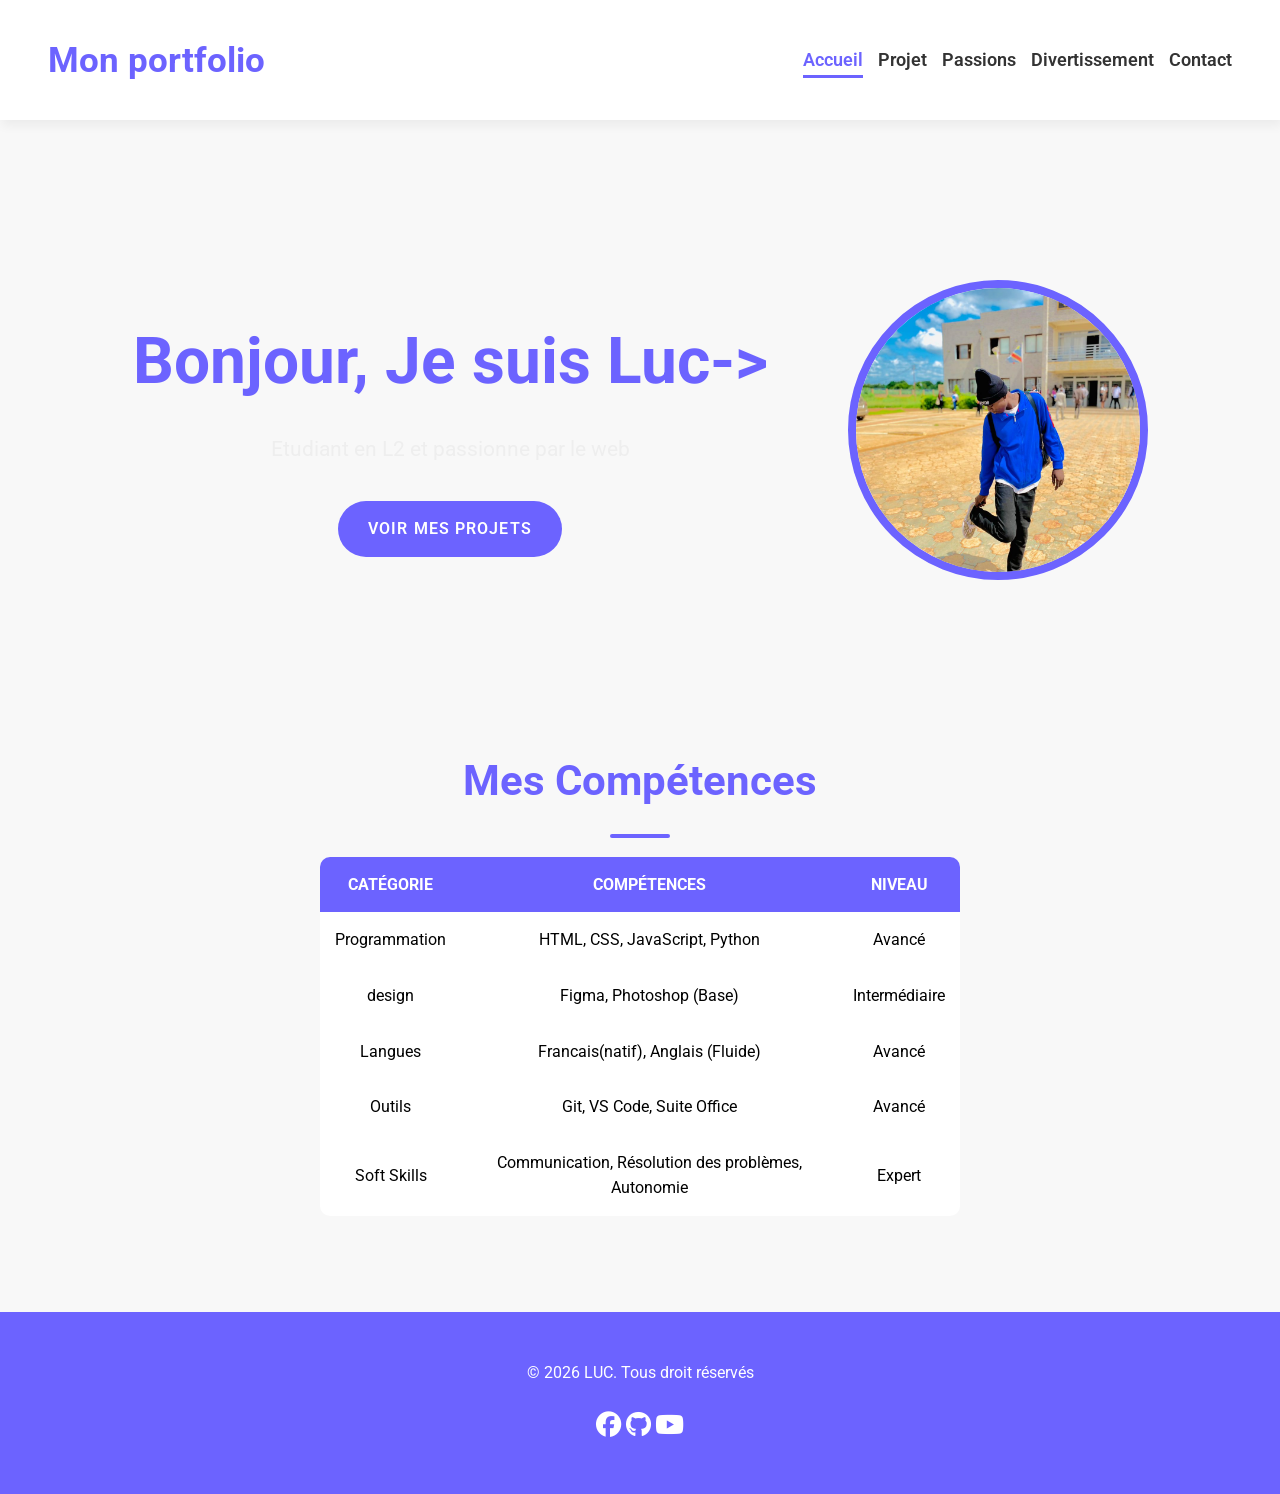
<file: index.html>
<!DOCTYPE html>
<html lang="en">
<head>
    <meta charset="UTF-8">
    <meta name="viewport" content="width=device-width, initial-scale=1.0">
    <title>Mon portfolio</title>
    <link rel="stylesheet" href="https://cdnjs.cloudflare.com/ajax/libs/font-awesome/6.5.1/css/all.min.css">
    <link rel="stylesheet" href="css/style.css">
    <link rel="preconnect" href="https://fonts.googleapis.com">
    <link rel="preconnect" href="https://fonts.gstatic.com" crossorigin>
    <link href="https://fonts.googleapis.com/css2?family=Roboto:ital,wght@0,100..900;1,100..900&display=swap" rel="stylesheet">
</head>
<body>
    <header>
        <div>
            <a href="">Mon portfolio</a>
        </div>
        <nav>
            <ul>
                <li><a href="index.html" class="active">Accueil</a></li>
                <li><a href="projets.html">Projet</a></li>
                <li><a href="passions.html">Passions</a></li>
                <li><a href="divertissement.html">Divertissement</a></li>
                <li><a href="contact.html">Contact</a></li>
            </ul>
        </nav>
    </header>
    <main>
        <section class="hero">
            <div>
                <h1>Bonjour, Je suis Luc-></h1>
                <p>Etudiant en L2 et passionne par le web</p>
                <a href="">Voir mes projets</a>
            </div>
            <div>
                <img src="image/LUC.jpg" width="300" alt="LUC Profil">
            </div>
        </section>
        <section class="apropos">
            <div class="section-title
            <div>
                <h2>À Propos de moi</h2>
                <hr>
            </div>
            </div>
            <div>
                <p>
                    Bonjour ! Je m'appelle TSHITELA NGWEJ JEAN LUC je suis un étudiant dynamique et motivé en Informatique à l'UDBL. Passionné par le développement web, l'intelligence artificielle, et le design graphique, je suis constamment à la recherche de nouvelles opportunités d'apprentissage et de défis stimulants.
                </p>
                <p>
                    Au cours de mes études, j'ai développé de solides compétences en programmation. Je suis une personne rigoureuse, créative et j'aime travailler en équipe pour atteindre des objectifs communs. Mon objectif est de contribuer à des projets innovants, trouver un stage, et maitriser le Framework Laravel.
                </p>
            </div>
        </section>
        <section class="competences">
                <h2>Mes Compétences</h2>
                <table>
                    <thead>
                        <tr>
                            <th>CATÉGORIE</th> 
                            <th>COMPÉTENCES</th>
                            <th>NIVEAU</th>
                        </tr>
                    </thead>
                    <tbody>
                        <tr>
                            <td>Programmation</td> <td>HTML, CSS, JavaScript, Python</td>
                            <td>Avancé</td>
                        </tr>
                        <tr>
                            <td>design</td>
                            <td>Figma, Photoshop (Base) </td>
                            <td>Intermédiaire </td>
                        </tr>
                        <tr>
                            <td>Langues</td>
                            <td>Francais(natif), Anglais (Fluide)</td>
                            <td>Avancé</td>
                        </tr>
                        <tr>
                            <td>Outils</td>
                            <td>Git, VS Code, Suite Office</td>
                            <td>Avancé</td>
                        </tr>
                        <tr>
                            <td>Soft Skills</td>
                            <td>Communication, Résolution des problèmes, Autonomie</td>
                            <td>Expert</td>
                        </tr>
                    </tbody>
                </table>
            </div>
        </section>
    </main>
    <footer>
        <div>
            <p>© 2026 LUC. Tous droit réservés</p>
        </div>
            <a href="facebook.com"><i class="fa-brands fa-facebook"></i></a>
            <a href="github.com"><i class="fa-brands fa-github"></i></a>
            <a href="youtube.com"><i class="fa-brands fa-youtube"></i></a>
    </footer>
</body>
</html>
</file>
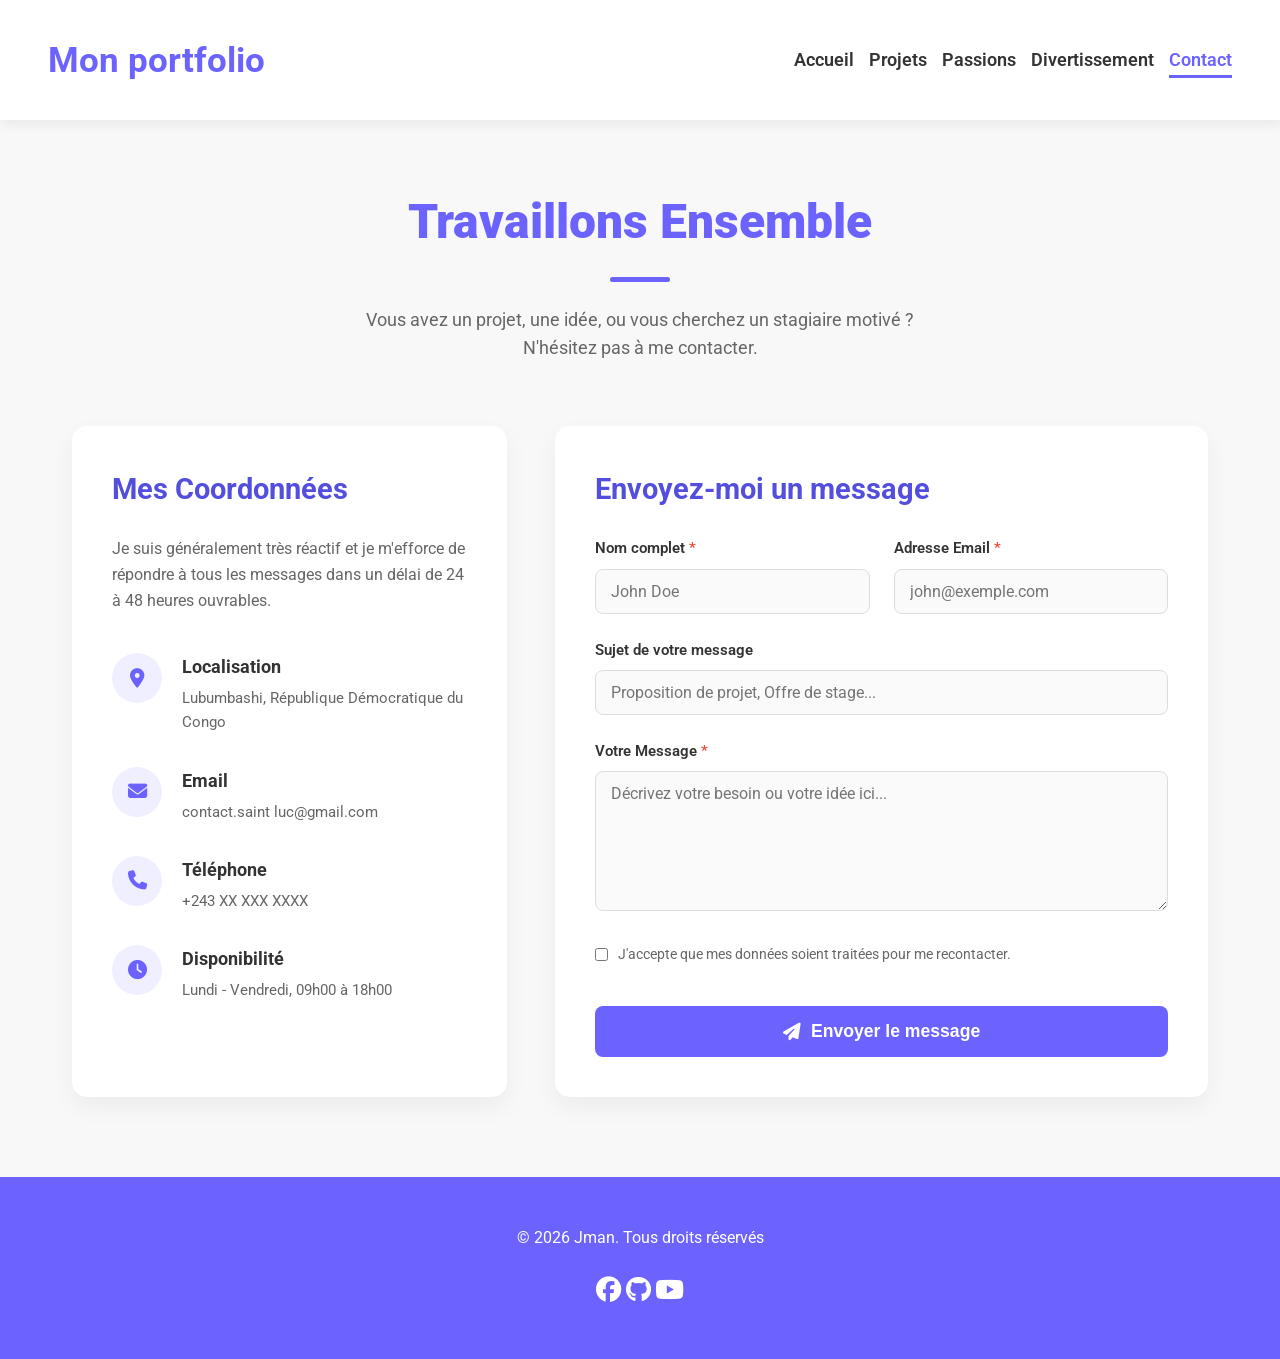
<file: contact.html>
<!DOCTYPE html>
<html lang="fr">
<head>
    <meta charset="UTF-8">
    <meta name="viewport" content="width=device-width, initial-scale=1.0">
    <title>Contact</title>
    <link rel="stylesheet" href="https://cdnjs.cloudflare.com/ajax/libs/font-awesome/6.5.1/css/all.min.css">
    <link rel="stylesheet" href="css/style.css">
    <link rel="preconnect" href="https://fonts.googleapis.com">
    <link rel="preconnect" href="https://fonts.gstatic.com" crossorigin>
    <link href="https://fonts.googleapis.com/css2?family=Roboto:wght@100;400;700;900&display=swap" rel="stylesheet">
</head>
<body>
    <header>
        <div class="logo">
            <a href="index.html">Mon portfolio</a>
        </div>
        <nav>
            <ul>
                <li><a href="index.html">Accueil</a></li>
                <li><a href="projets.html">Projets</a></li>
                <li><a href="passions.html">Passions</a></li>
                <li><a href="divertissement.html">Divertissement</a></li>
                <li><a href="contact.html" class="active">Contact</a></li>
            </ul>
        </nav>
    </header>

    <main class="page-container">
        <section class="titre-section">
            <h1>Travaillons Ensemble</h1>
            <div class="barre"></div>
            <p class="sous-titre">Vous avez un projet, une idée, ou vous cherchez un stagiaire motivé ? N'hésitez pas à me contacter.</p>
        </section>

        <div class="contact-wrapper">
            <div class="contact-info-container">
                <h2>Mes Coordonnées</h2>
                <p>Je suis généralement très réactif et je m'efforce de répondre à tous les messages dans un délai de 24 à 48 heures ouvrables.</p>
                
                <div class="info-item">
                    <div class="info-icon">
                        <i class="fa-solid fa-location-dot"></i>
                    </div>
                    <div class="info-texte">
                        <h3>Localisation</h3>
                        <p>Lubumbashi, République Démocratique du Congo</p>
                    </div>
                </div>

                <div class="info-item">
                    <div class="info-icon">
                        <i class="fa-solid fa-envelope"></i>
                    </div>
                    <div class="info-texte">
                        <h3>Email</h3>
                        <p>contact.saint luc@gmail.com</p>
                    </div>
                </div>

                <div class="info-item">
                    <div class="info-icon">
                        <i class="fa-solid fa-phone"></i>
                    </div>
                    <div class="info-texte">
                        <h3>Téléphone</h3>
                        <p>+243 XX XXX XXXX</p>
                    </div>
                </div>

                <div class="info-item">
                    <div class="info-icon">
                        <i class="fa-solid fa-clock"></i>
                    </div>
                    <div class="info-texte">
                        <h3>Disponibilité</h3>
                        <p>Lundi - Vendredi, 09h00 à 18h00</p>
                    </div>
                </div>
            </div>

            <div class="formulaire-container">
                <h2>Envoyez-moi un message</h2>
                <form action="#" method="POST" class="formulaire-contact">
                    <div class="groupe-champs">
                        <div class="champ">
                            <label for="nom">Nom complet <span class="requis">*</span></label>
                            <input type="text" id="nom" name="nom" placeholder="John Doe" required>
                        </div>
                        <div class="champ">
                            <label for="email">Adresse Email <span class="requis">*</span></label>
                            <input type="email" id="email" name="email" placeholder="john@exemple.com" required>
                        </div>
                    </div>

                    <div class="champ">
                        <label for="sujet">Sujet de votre message</label>
                        <input type="text" id="sujet" name="sujet" placeholder="Proposition de projet, Offre de stage...">
                    </div>

                    <div class="champ">
                        <label for="message">Votre Message <span class="requis">*</span></label>
                        <textarea id="message" name="message" rows="6" placeholder="Décrivez votre besoin ou votre idée ici..." required></textarea>
                    </div>

                    <div class="champ-checkbox">
                        <input type="checkbox" id="rgpd" name="rgpd" required>
                        <label for="rgpd">J'accepte que mes données soient traitées pour me recontacter.</label>
                    </div>

                    <button type="submit" class="btn-submit">
                        <i class="fa-solid fa-paper-plane"></i> Envoyer le message
                    </button>
                </form>
            </div>
        </div>
    </main>

    <footer>
        <div class="footer-content">
            <p>© 2026 Jman. Tous droits réservés</p>
            <div class="social-links">
                <a href="https://facebook.com"><i class="fa-brands fa-facebook"></i></a>
                <a href="https://github.com"><i class="fa-brands fa-github"></i></a>
                <a href="https://youtube.com"><i class="fa-brands fa-youtube"></i></a>
            </div>
        </div>
    </footer>
</body>
</html>
</file>
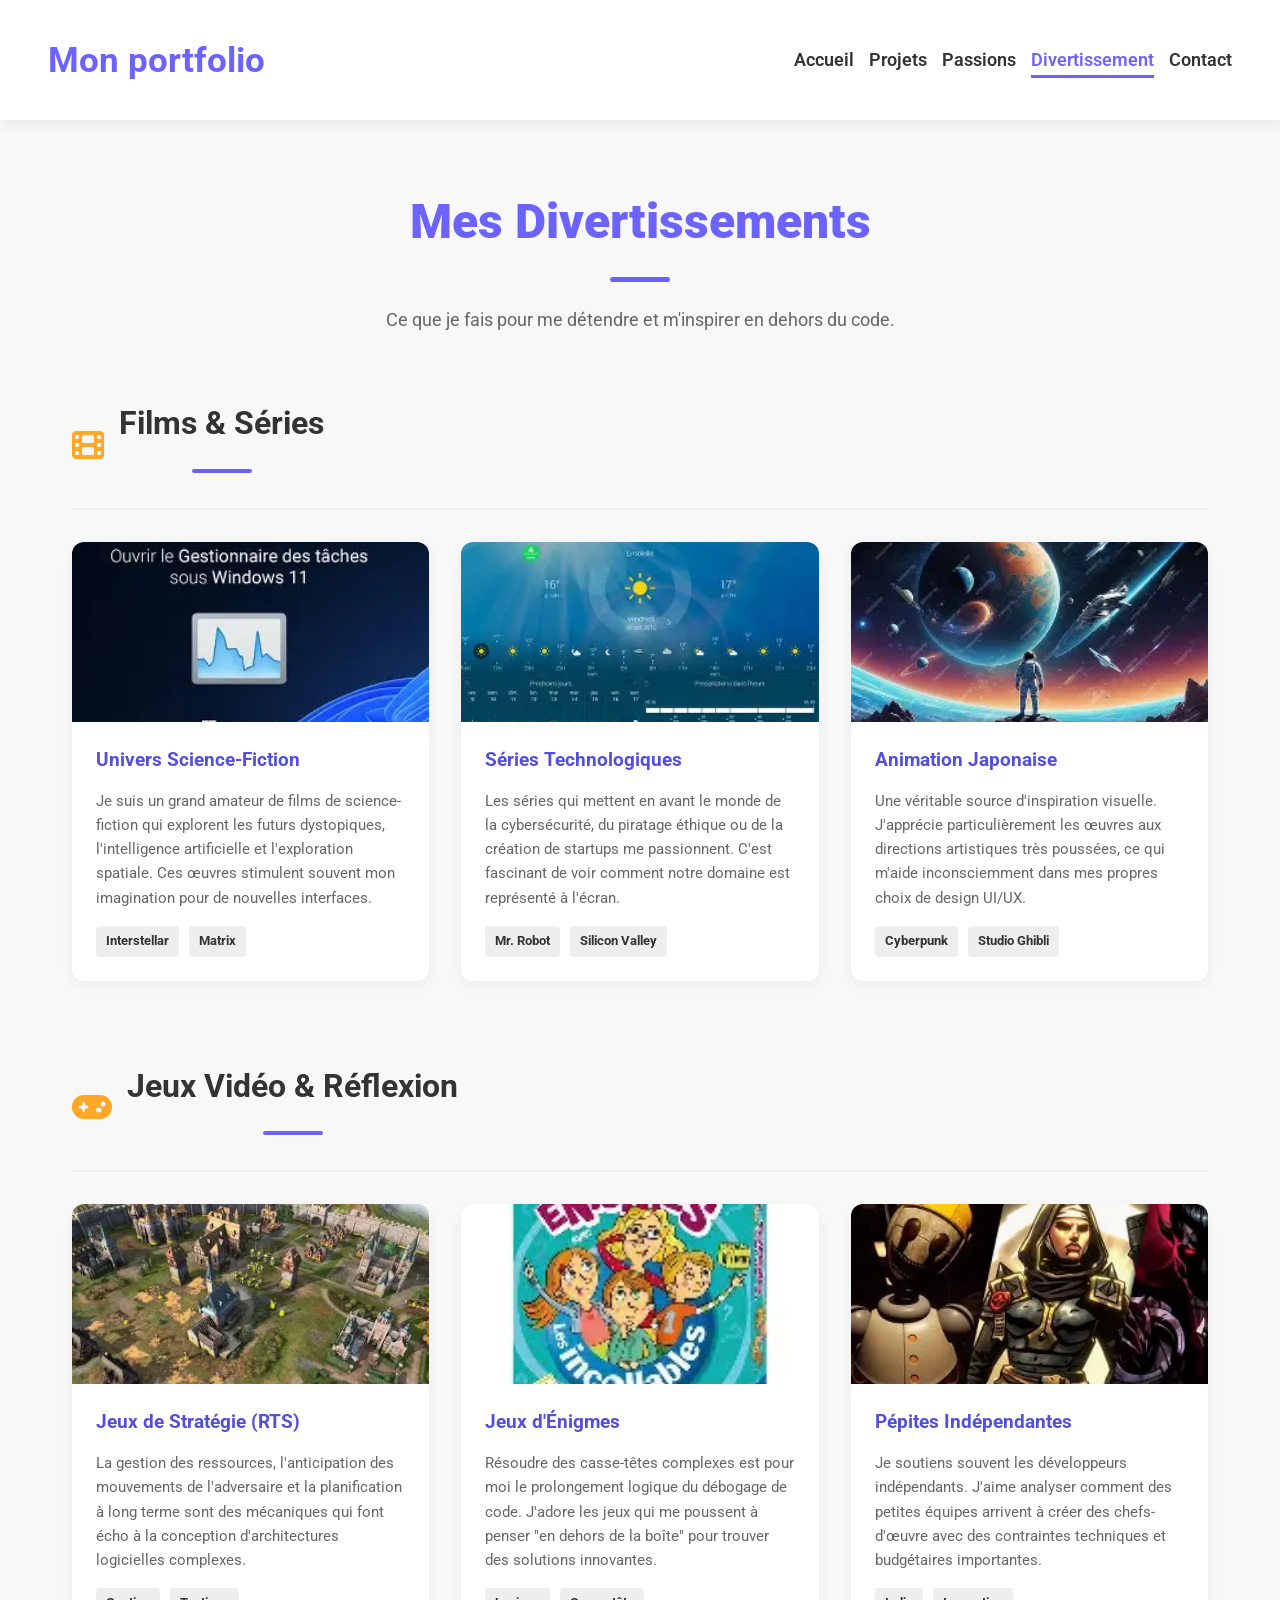
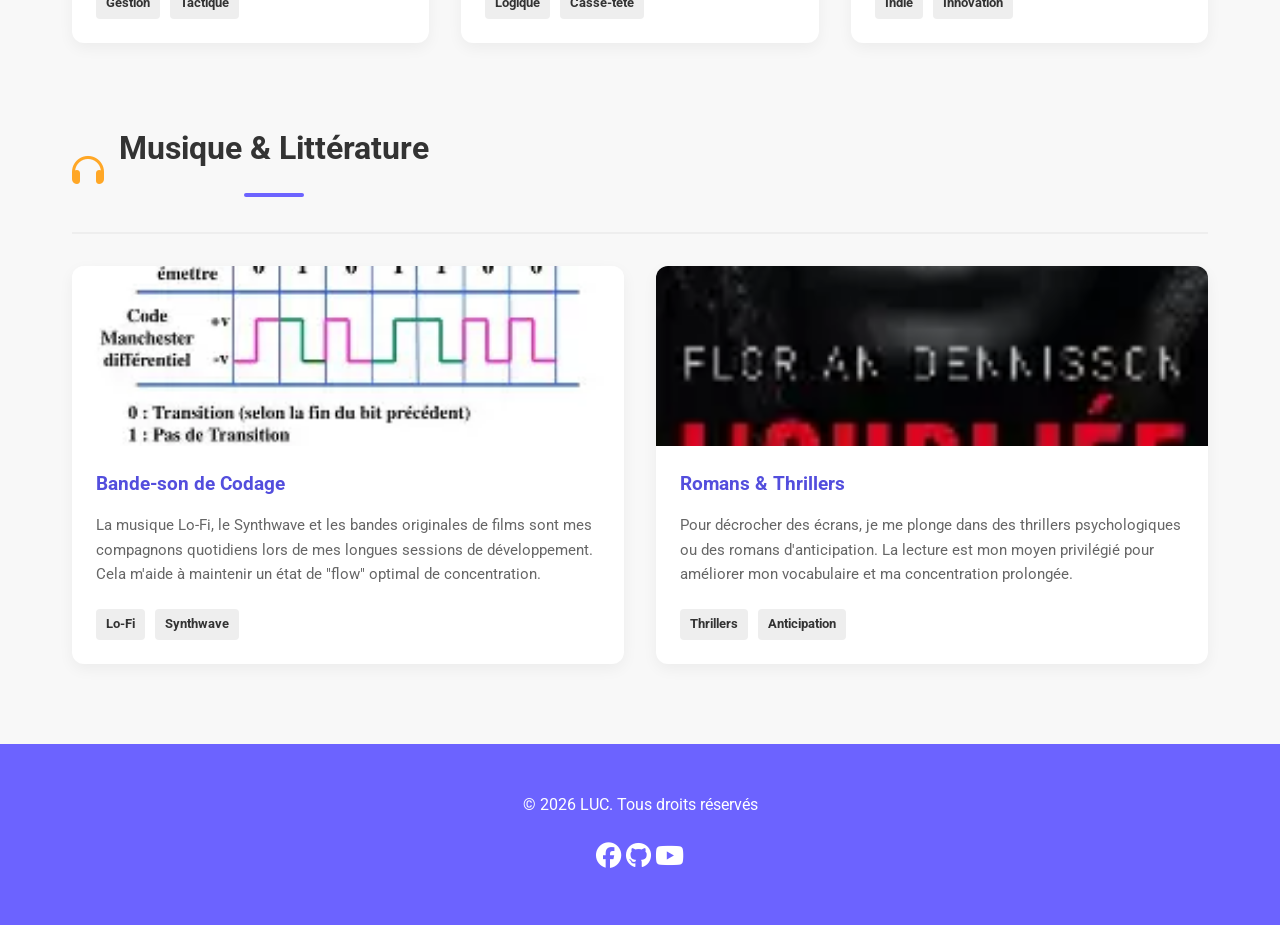
<file: divertissement.html>
<!DOCTYPE html>
<html lang="fr">
<head>
    <meta charset="UTF-8">
    <meta name="viewport" content="width=device-width, initial-scale=1.0">
    <title>Divertissement</title>
    <link rel="stylesheet" href="https://cdnjs.cloudflare.com/ajax/libs/font-awesome/6.5.1/css/all.min.css">
    <link rel="stylesheet" href="css/style.css">
    <link rel="preconnect" href="https://fonts.googleapis.com">
    <link rel="preconnect" href="https://fonts.gstatic.com" crossorigin>
    <link href="https://fonts.googleapis.com/css2?family=Roboto:wght@100;400;700;900&display=swap" rel="stylesheet">
</head>
<body>
    <header>
        <div class="logo">
            <a href="index.html">Mon portfolio</a>
        </div>
        <nav>
            <ul>
                <li><a href="index.html">Accueil</a></li>
                <li><a href="projets.html">Projets</a></li>
                <li><a href="passions.html">Passions</a></li>
                <li><a href="divertissement.html" class="active">Divertissement</a></li>
                <li><a href="contact.html">Contact</a></li>
            </ul>
        </nav>
    </header>

    <main class="page-container">
        <section class="titre-section">
            <h1>Mes Divertissements</h1>
            <div class="barre"></div>
            <p class="sous-titre">Ce que je fais pour me détendre et m'inspirer en dehors du code.</p>
        </section>

        <section class="categorie-divertissement">
            <div class="en-tete-categorie">
                <i class="fa-solid fa-film"></i>
                <h2>Films & Séries</h2>
            </div>
            <div class="grille-divertissement">
                <article class="carte-media">
                    <div class="image-media">
                        <img src="image/GT.webp" alt="Science Fiction">
                    </div>
                    <div class="contenu-media">
                        <h3>Univers Science-Fiction</h3>
                        <p>Je suis un grand amateur de films de science-fiction qui explorent les futurs dystopiques, l'intelligence artificielle et l'exploration spatiale. Ces œuvres stimulent souvent mon imagination pour de nouvelles interfaces.</p>
                        <div class="tags-media">
                            <span class="tag-div">Interstellar</span>
                            <span class="tag-div">Matrix</span>
                        </div>
                    </div>
                </article>

                <article class="carte-media">
                    <div class="image-media">
                        <img src="image/meteo.webp" alt="Séries Tech">
                    </div>
                    <div class="contenu-media">
                        <h3>Séries Technologiques</h3>
                        <p>Les séries qui mettent en avant le monde de la cybersécurité, du piratage éthique ou de la création de startups me passionnent. C'est fascinant de voir comment notre domaine est représenté à l'écran.</p>
                        <div class="tags-media">
                            <span class="tag-div">Mr. Robot</span>
                            <span class="tag-div">Silicon Valley</span>
                        </div>
                    </div>
                </article>

                <article class="carte-media">
                    <div class="image-media">
                        <img src="image/univers.webp" alt="Animation">
                    </div>
                    <div class="contenu-media">
                        <h3>Animation Japonaise</h3>
                        <p>Une véritable source d'inspiration visuelle. J'apprécie particulièrement les œuvres aux directions artistiques très poussées, ce qui m'aide inconsciemment dans mes propres choix de design UI/UX.</p>
                        <div class="tags-media">
                            <span class="tag-div">Cyberpunk</span>
                            <span class="tag-div">Studio Ghibli</span>
                        </div>
                    </div>
                </article>
            </div>
        </section>

        <section class="categorie-divertissement">
            <div class="en-tete-categorie">
                <i class="fa-solid fa-gamepad"></i>
                <h2>Jeux Vidéo & Réflexion</h2>
            </div>
            <div class="grille-divertissement">
                <article class="carte-media">
                    <div class="image-media">
                        <img src="image/Jeux.webp" alt="Jeux de stratégie">
                    </div>
                    <div class="contenu-media">
                        <h3>Jeux de Stratégie (RTS)</h3>
                        <p>La gestion des ressources, l'anticipation des mouvements de l'adversaire et la planification à long terme sont des mécaniques qui font écho à la conception d'architectures logicielles complexes.</p>
                        <div class="tags-media">
                            <span class="tag-div">Gestion</span>
                            <span class="tag-div">Tactique</span>
                        </div>
                    </div>
                </article>

                <article class="carte-media">
                    <div class="image-media">
                        <img src="image/jeu enigme.webp" alt="Jeux d'Énigmes">
                    </div>
                    <div class="contenu-media">
                        <h3>Jeux d'Énigmes</h3>
                        <p>Résoudre des casse-têtes complexes est pour moi le prolongement logique du débogage de code. J'adore les jeux qui me poussent à penser "en dehors de la boîte" pour trouver des solutions innovantes.</p>
                        <div class="tags-media">
                            <span class="tag-div">Logique</span>
                            <span class="tag-div">Casse-tête</span>
                        </div>
                    </div>
                </article>

                <article class="carte-media">
                    <div class="image-media">
                        <img src="image/PI.webp" alt="Jeux Indépendants">
                    </div>
                    <div class="contenu-media">
                        <h3>Pépites Indépendantes</h3>
                        <p>Je soutiens souvent les développeurs indépendants. J'aime analyser comment des petites équipes arrivent à créer des chefs-d'œuvre avec des contraintes techniques et budgétaires importantes.</p>
                        <div class="tags-media">
                            <span class="tag-div">Indie</span>
                            <span class="tag-div">Innovation</span>
                        </div>
                    </div>
                </article>
            </div>
        </section>

        <section class="categorie-divertissement">
            <div class="en-tete-categorie">
                <i class="fa-solid fa-headphones"></i>
                <h2>Musique & Littérature</h2>
            </div>
            <div class="grille-divertissement">
                <article class="carte-media">
                    <div class="image-media">
                        <img src="image/bande.webp" alt="Musique Douce">
                    </div>
                    <div class="contenu-media">
                        <h3>Bande-son de Codage</h3>
                        <p>La musique Lo-Fi, le Synthwave et les bandes originales de films sont mes compagnons quotidiens lors de mes longues sessions de développement. Cela m'aide à maintenir un état de "flow" optimal de concentration.</p>
                        <div class="tags-media">
                            <span class="tag-div">Lo-Fi</span>
                            <span class="tag-div">Synthwave</span>
                        </div>
                    </div>
                </article>

                <article class="carte-media">
                    <div class="image-media">
                        <img src="image/roman.webp" alt="roman">
                    </div>
                    <div class="contenu-media">
                        <h3>Romans & Thrillers</h3>
                        <p>Pour décrocher des écrans, je me plonge dans des thrillers psychologiques ou des romans d'anticipation. La lecture est mon moyen privilégié pour améliorer mon vocabulaire et ma concentration prolongée.</p>
                        <div class="tags-media">
                            <span class="tag-div">Thrillers</span>
                            <span class="tag-div">Anticipation</span>
                        </div>
                    </div>
                </article>
            </div>
        </section>
    </main>

    <footer>
        <div class="footer-content">
            <p>© 2026 LUC. Tous droits réservés</p>
            <div class="social-links">
                <a href="https://facebook.com"><i class="fa-brands fa-facebook"></i></a>
                <a href="https://github.com"><i class="fa-brands fa-github"></i></a>
                <a href="https://youtube.com"><i class="fa-brands fa-youtube"></i></a>
            </div>
        </div>
    </footer>
</body>
</html>
</file>
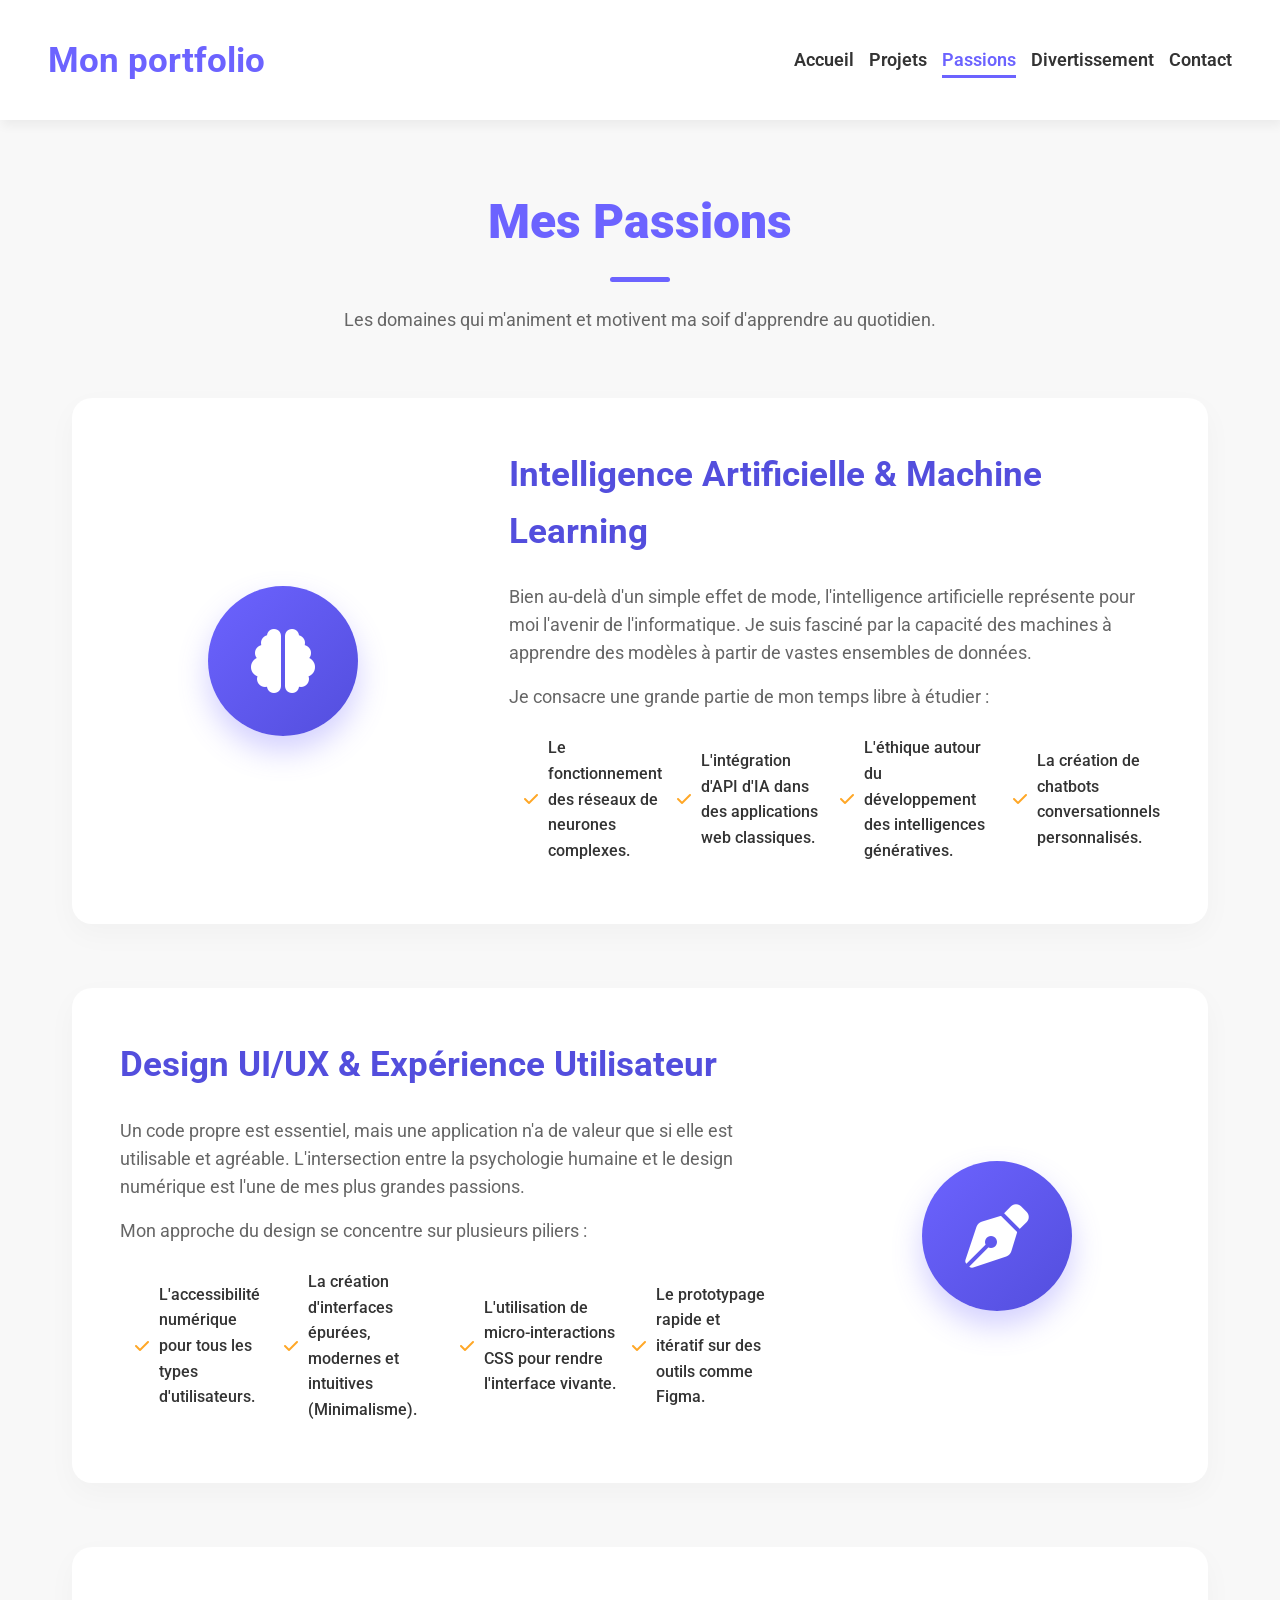
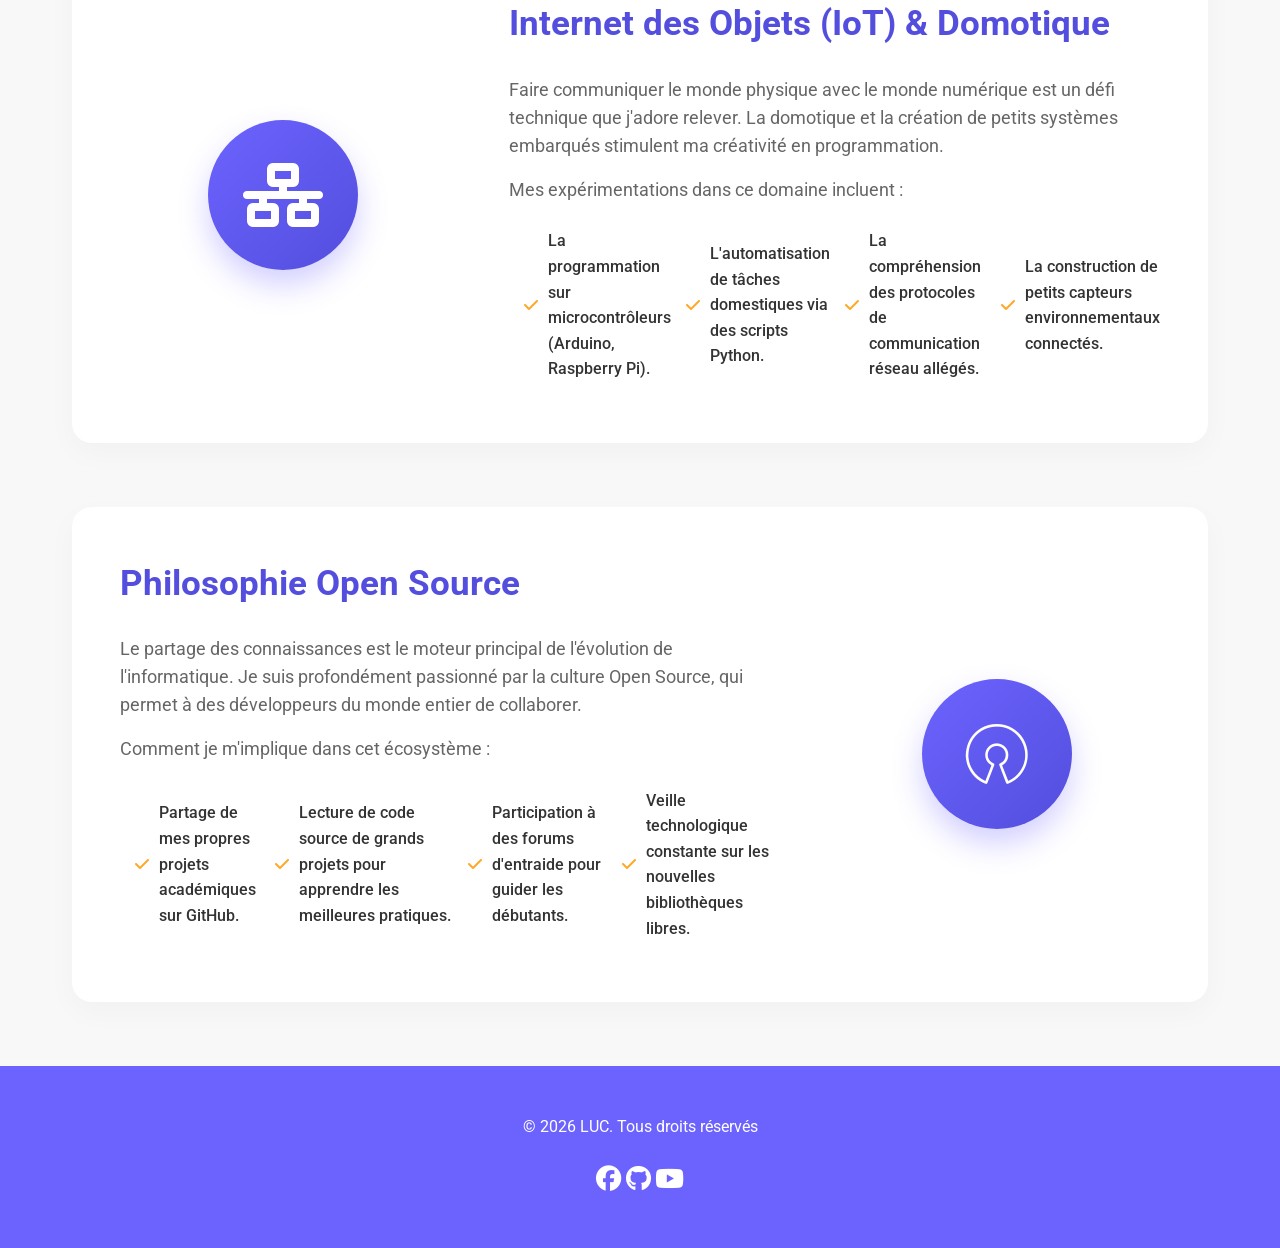
<file: passions.html>
<!DOCTYPE html>
<html lang="fr">
<head>
    <meta charset="UTF-8">
    <meta name="viewport" content="width=device-width, initial-scale=1.0">
    <title>Passions</title>
    <link rel="stylesheet" href="https://cdnjs.cloudflare.com/ajax/libs/font-awesome/6.5.1/css/all.min.css">
    <link rel="stylesheet" href="css/style.css">
    <link rel="preconnect" href="https://fonts.googleapis.com">
    <link rel="preconnect" href="https://fonts.gstatic.com" crossorigin>
    <link href="https://fonts.googleapis.com/css2?family=Roboto:wght@100;400;700;900&display=swap" rel="stylesheet">
</head>
<body>
    <header>
        <div class="logo">
            <a href="index.html">Mon portfolio</a>
        </div>
        <nav>
            <ul>
                <li><a href="index.html">Accueil</a></li>
                <li><a href="projets.html">Projets</a></li>
                <li><a href="passions.html" class="active">Passions</a></li>
                <li><a href="divertissement.html">Divertissement</a></li>
                <li><a href="contact.html">Contact</a></li>
            </ul>
        </nav>
    </header>

    <main class="page-container">
        <section class="titre-section">
            <h1>Mes Passions</h1>
            <div class="barre"></div>
            <p class="sous-titre">Les domaines qui m'animent et motivent ma soif d'apprendre au quotidien.</p>
        </section>

        <div class="passion-layout">
            <article class="passion-bloc">
                <div class="passion-illustration">
                    <div class="icone-cercle">
                        <i class="fa-solid fa-brain"></i>
                    </div>
                </div>
                <div class="passion-texte">
                    <h2>Intelligence Artificielle & Machine Learning</h2>
                    <p>Bien au-delà d'un simple effet de mode, l'intelligence artificielle représente pour moi l'avenir de l'informatique. Je suis fasciné par la capacité des machines à apprendre des modèles à partir de vastes ensembles de données.</p>
                    <p>Je consacre une grande partie de mon temps libre à étudier :</p>
                    <ul class="passion-liste">
                        <li><i class="fa-solid fa-check"></i> Le fonctionnement des réseaux de neurones complexes.</li>
                        <li><i class="fa-solid fa-check"></i> L'intégration d'API d'IA dans des applications web classiques.</li>
                        <li><i class="fa-solid fa-check"></i> L'éthique autour du développement des intelligences génératives.</li>
                        <li><i class="fa-solid fa-check"></i> La création de chatbots conversationnels personnalisés.</li>
                    </ul>
                </div>
            </article>

            <article class="passion-bloc reverse">
                <div class="passion-illustration">
                    <div class="icone-cercle">
                        <i class="fa-solid fa-pen-nib"></i>
                    </div>
                </div>
                <div class="passion-texte">
                    <h2>Design UI/UX & Expérience Utilisateur</h2>
                    <p>Un code propre est essentiel, mais une application n'a de valeur que si elle est utilisable et agréable. L'intersection entre la psychologie humaine et le design numérique est l'une de mes plus grandes passions.</p>
                    <p>Mon approche du design se concentre sur plusieurs piliers :</p>
                    <ul class="passion-liste">
                        <li><i class="fa-solid fa-check"></i> L'accessibilité numérique pour tous les types d'utilisateurs.</li>
                        <li><i class="fa-solid fa-check"></i> La création d'interfaces épurées, modernes et intuitives (Minimalisme).</li>
                        <li><i class="fa-solid fa-check"></i> L'utilisation de micro-interactions CSS pour rendre l'interface vivante.</li>
                        <li><i class="fa-solid fa-check"></i> Le prototypage rapide et itératif sur des outils comme Figma.</li>
                    </ul>
                </div>
            </article>

            <article class="passion-bloc">
                <div class="passion-illustration">
                    <div class="icone-cercle">
                        <i class="fa-solid fa-network-wired"></i>
                    </div>
                </div>
                <div class="passion-texte">
                    <h2>Internet des Objets (IoT) & Domotique</h2>
                    <p>Faire communiquer le monde physique avec le monde numérique est un défi technique que j'adore relever. La domotique et la création de petits systèmes embarqués stimulent ma créativité en programmation.</p>
                    <p>Mes expérimentations dans ce domaine incluent :</p>
                    <ul class="passion-liste">
                        <li><i class="fa-solid fa-check"></i> La programmation sur microcontrôleurs (Arduino, Raspberry Pi).</li>
                        <li><i class="fa-solid fa-check"></i> L'automatisation de tâches domestiques via des scripts Python.</li>
                        <li><i class="fa-solid fa-check"></i> La compréhension des protocoles de communication réseau allégés.</li>
                        <li><i class="fa-solid fa-check"></i> La construction de petits capteurs environnementaux connectés.</li>
                    </ul>
                </div>
            </article>

            <article class="passion-bloc reverse">
                <div class="passion-illustration">
                    <div class="icone-cercle">
                        <i class="fa-brands fa-osi"></i>
                    </div>
                </div>
                <div class="passion-texte">
                    <h2>Philosophie Open Source</h2>
                    <p>Le partage des connaissances est le moteur principal de l'évolution de l'informatique. Je suis profondément passionné par la culture Open Source, qui permet à des développeurs du monde entier de collaborer.</p>
                    <p>Comment je m'implique dans cet écosystème :</p>
                    <ul class="passion-liste">
                        <li><i class="fa-solid fa-check"></i> Partage de mes propres projets académiques sur GitHub.</li>
                        <li><i class="fa-solid fa-check"></i> Lecture de code source de grands projets pour apprendre les meilleures pratiques.</li>
                        <li><i class="fa-solid fa-check"></i> Participation à des forums d'entraide pour guider les débutants.</li>
                        <li><i class="fa-solid fa-check"></i> Veille technologique constante sur les nouvelles bibliothèques libres.</li>
                    </ul>
                </div>
            </article>
        </div>
    </main>

    <footer>
        <div class="footer-content">
            <p>© 2026 LUC. Tous droits réservés</p>
            <div class="social-links">
                <a href="https://facebook.com"><i class="fa-brands fa-facebook"></i></a>
                <a href="https://github.com"><i class="fa-brands fa-github"></i></a>
                <a href="https://youtube.com"><i class="fa-brands fa-youtube"></i></a>
            </div>
        </div>
    </footer>
</body>
</html>
</file>
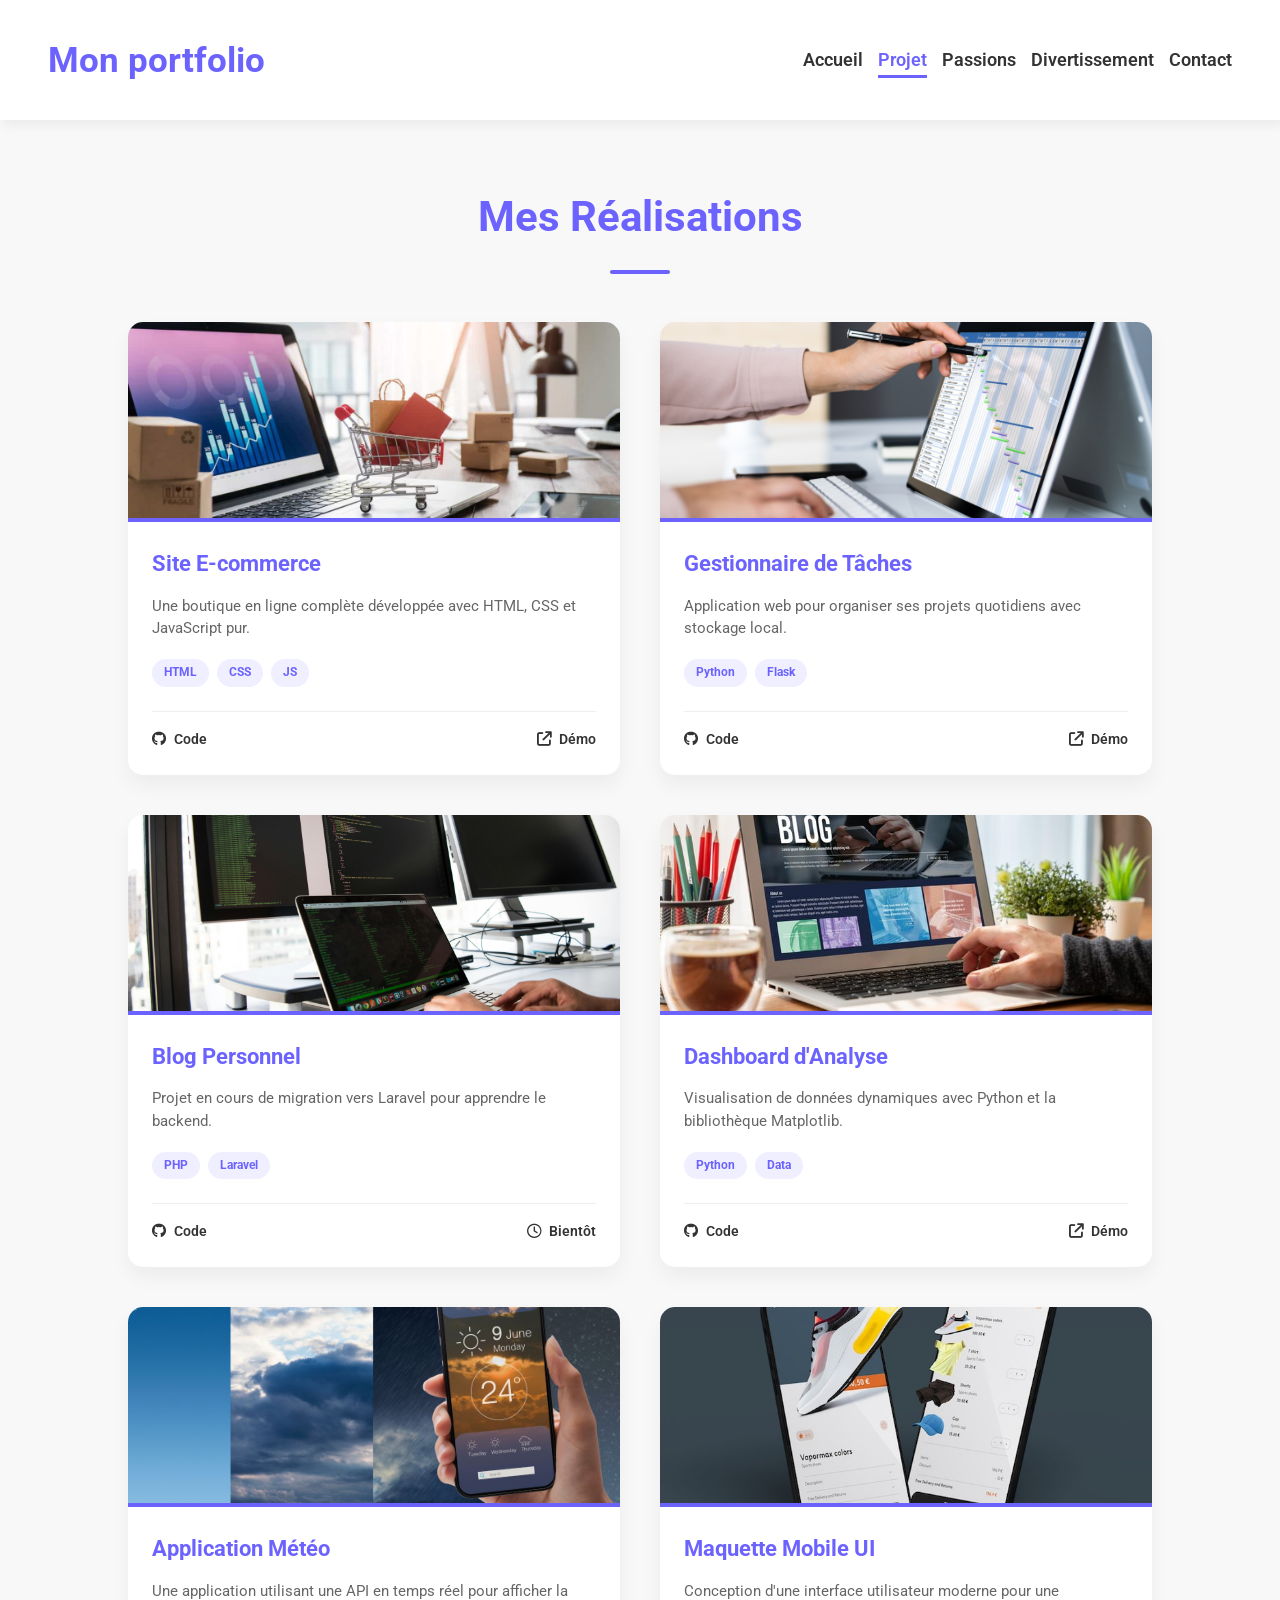
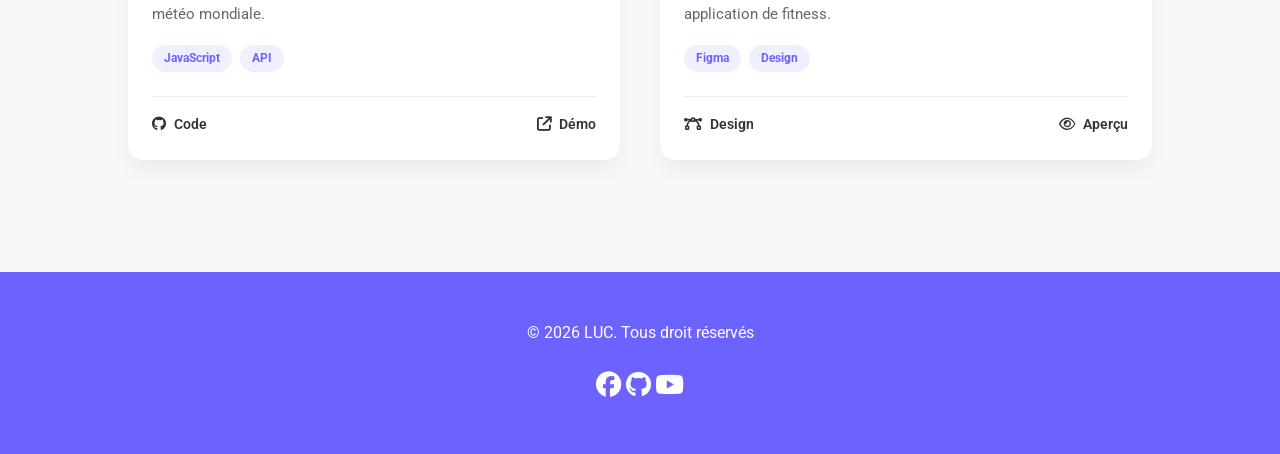
<file: projets.html>
<!DOCTYPE html>
<html lang="en">
<head>
    <meta charset="UTF-8">
    <meta name="viewport" content="width=device-width, initial-scale=1.0">
    <title>Mon portfolio</title>
    <link rel="stylesheet" href="https://cdnjs.cloudflare.com/ajax/libs/font-awesome/6.5.1/css/all.min.css">
    <link rel="stylesheet" href="css/style.css">
    <link rel="preconnect" href="https://fonts.googleapis.com">
    <link rel="preconnect" href="https://fonts.gstatic.com" crossorigin>
    <link href="https://fonts.googleapis.com/css2?family=Roboto:ital,wght@0,100..900;1,100..900&display=swap" rel="stylesheet">
</head>
<body>
    <header>
        <div>
            <a href="">Mon portfolio</a>
        </div>
        <nav>
            <ul>
                <li><a href="index.html">Accueil</a></li>
                <li><a href="projets.html" class="active">Projet</a></li>
                <li><a href="passions.html">Passions</a></li>
                <li><a href="divertissement.html">Divertissement</a></li>
                <li><a href="contact.html">Contact</a></li>
            </ul>
        </nav>
    </header>

    <main>
        <section class="projets-section">
            <div class="section-title">
                <h2>Mes Réalisations</h2>
            </div>

            <div class="projects-grid">
                <article class="project-card">
                    <img src="image/ecommerce.jpg" alt="Site E-commerce">
                    <div class="project-content">
                        <h3>Site E-commerce</h3>
                        <p>Une boutique en ligne complète développée avec HTML, CSS et JavaScript pur.</p>
                        <div class="tags">
                            <span>HTML</span> <span>CSS</span> <span>JS</span>
                        </div>
                        <div class="project-links">
                            <a href="#"><i class="fa-brands fa-github"></i> Code</a>
                            <a href="#"><i class="fa-solid fa-arrow-up-right-from-square"></i> Démo</a>
                        </div>
                    </div>
                </article>

                <article class="project-card">
                    <img src="image/Gestion de tache.png" alt="Gestionnaire de Tâches">
                    <div class="project-content">
                        <h3>Gestionnaire de Tâches</h3>
                        <p>Application web pour organiser ses projets quotidiens avec stockage local.</p>
                        <div class="tags">
                            <span>Python</span> <span>Flask</span>
                        </div>
                        <div class="project-links">
                            <a href="#"><i class="fa-brands fa-github"></i> Code</a>
                            <a href="#"><i class="fa-solid fa-arrow-up-right-from-square"></i> Démo</a>
                        </div>
                    </div>
                </article>

                <article class="project-card">
                    <img src="image/Blog personnel.jpg" alt="Blog Personnel">
                    <div class="project-content">
                        <h3>Blog Personnel</h3>
                        <p>Projet en cours de migration vers Laravel pour apprendre le backend.</p>
                        <div class="tags">
                            <span>PHP</span> <span>Laravel</span>
                        </div>
                        <div class="project-links">
                            <a href="#"><i class="fa-brands fa-github"></i> Code</a>
                            <a href="#"><i class="fa-regular fa-clock"></i> Bientôt</a>
                        </div>
                    </div>
                </article>

                <article class="project-card">
                    <img src="image/Dashboard analyse.jpg" alt="Dashboard d'Analyse">
                    <div class="project-content">
                        <h3>Dashboard d'Analyse</h3>
                        <p>Visualisation de données dynamiques avec Python et la bibliothèque Matplotlib.</p>
                        <div class="tags">
                            <span>Python</span> <span>Data</span>
                        </div>
                        <div class="project-links">
                            <a href="#"><i class="fa-brands fa-github"></i> Code</a>
                            <a href="#"><i class="fa-solid fa-arrow-up-right-from-square"></i> Démo</a>
                        </div>
                    </div>
                </article>

                <article class="project-card">
                    <img src="image/Meteo.jpg" alt="Application Météo">
                    <div class="project-content">
                        <h3>Application Météo</h3>
                        <p>Une application utilisant une API en temps réel pour afficher la météo mondiale.</p>
                        <div class="tags">
                            <span>JavaScript</span> <span>API</span>
                        </div>
                        <div class="project-links">
                            <a href="#"><i class="fa-brands fa-github"></i> Code</a>
                            <a href="#"><i class="fa-solid fa-arrow-up-right-from-square"></i> Démo</a>
                        </div>
                    </div>
                </article>

                <article class="project-card">
                    <img src="image/Maquette Mobile.jpg" alt="Maquette Mobile UI">
                    <div class="project-content">
                        <h3>Maquette Mobile UI</h3>
                        <p>Conception d'une interface utilisateur moderne pour une application de fitness.</p>
                        <div class="tags">
                            <span>Figma</span> <span>Design</span>
                        </div>
                        <div class="project-links">
                            <a href="#"><i class="fa-solid fa-bezier-curve"></i> Design</a>
                            <a href="#"><i class="fa-regular fa-eye"></i> Aperçu</a>
                        </div>
                    </div>
                </article>
            </div>
        </section>
    </main>

    <footer>
        <div>
            <p>© 2026 LUC. Tous droit réservés</p>
        </div>
        <a href="facebook.com"><i class="fa-brands fa-facebook"></i></a>
        <a href="github.com"><i class="fa-brands fa-github"></i></a>
        <a href="youtube.com"><i class="fa-brands fa-youtube"></i></a>
    </footer>
</body>
</html>
</file>
<file: css/style.css>
:root {
    --violet-doux: #6C63FF;
    --violet-fonce: #534EDD;
    --orange-vif: #FFA726;
    --gris-tres-fonce: #333;
    --gris-fonce: #666;
    --gris-tres-clair: #F8F8F8;
    --gris-clair: #EEE;
}

*{
    margin: 0;
    padding: 0;
    box-sizing: border-box;
}

body {
    background-color: var(--gris-tres-clair);
    font-family: Roboto, sans-serif;
    line-height: 1.6;
}

header {
    background-color: white;
    box-shadow: 2px 6px 10px rgba(0, 0, 0, 0.05);
    position: sticky;
    top: 0;
    z-index: 100;
    display: flex;
    justify-content: space-between;
    align-items: center;
    padding: 2rem 3rem;
}

header div a {
    text-decoration: none;
    font-size: 2.2rem;
    font-weight: bold;
    color: var(--violet-doux);
}

ul li {
    list-style: none;
    margin-left: 15px;
}

ul {
    display: flex;
}

ul li a {
    text-decoration: none;
    color: var(--gris-tres-fonce);
    font-weight: 600;
    font-size: 1.1rem;
    position: relative;
    padding: 8px 0;
}

ul li a :hover {
    color: var(--violet-doux);
}

ul li a::after {
    content: '';
    position: absolute;
    left: 0;
    bottom: 0;
    height: 3px;
    background-color: var(--violet-doux);
    transition: width 0.3s ease;
}

ul li a:hover::after {
    width: 100%;
}

a.active {
    color:var(--violet-doux);
}

a.active::after {
    width:100%;
}

.hero {
    display: flex;
    justify-content: center;
    align-items: center;
    gap:5rem;
    text-align:center;
    margin: 10rem 2rem;
}

.hero img{
    width: 300px;
    height: 300px;
    object-fit: cover;
    border-radius: 50%;
    border: 8px solid var(--violet-doux);
}

.hero h1{
    color: var(--violet-doux);
    font-size: 4rem;
    font-weight : 700;
    margin-bottom: 1.2rem;
    }

.hero p{
    color: var(--gris-clair);
    font-size: 1.3rem;
    margin-bottom: 1.2rem;
    }

.hero a {
    text-decoration: none;
    display: inline-block;
    background-color: var(--violet-doux);
    color: white;
    padding: 15px 30px;
    border-radius: 50px;
    text-transform: uppercase;
    letter-spacing: 1.1px;
    font-weight: 600;
    margin-top: 1rem;
    transition: background-color 0.3s ease, transform 0.2s ease;
}

.hero a:hover {
    background-color: var(--violet-fonce);
    transform: translatey(-3px); 
}

.hero h2 { 
    color: var(--violet-fonce);
    font-size: 4rem;
    font-weight: 700;
    margin-bottom: 1.2rem;
    text-align: center;

}

.apropos {
    width: 800px;
    margin: 6rem auto;
    text-align: center;
}

section h2 {
    color: var(--violet-doux);
    font-size: 2.6rem;
    font-weight: 700;
    position: relative;
    text-align: center
 }

 section h2::after{
    content: '';
    display: block;
    width: 60px;
    height: 4px;
    background-color: var(--violet-doux);
    margin: 1.2rem auto;
    border-radius: 2px;
 }

 .apropos p{
    margin-bottom: 2rem;
    color: var(--gris-fonce);
    font-size: 1.3rem;
}

table{
    width: 80%;
    margin: 0 auto;
    border-collapse: collapse;
    background-color: #FFF;
    box-shadow: 0-5px-15px rgba(0, 0, 0, 0.08);
    border-radius: 10px;
    overflow: hidden;
}
table th, table td {
    padding: 15px;
} 
table thead{
    background-color: var(--violet-doux);
    color: #FFF;
    text-transform: uppercase;

}

.competences table tbody td {
    border-bottom: 1px solid var(--gris-clair);

}

.competences table tbody tr:nth-child(even) {
    background-color: #FDFDFD;

}

.competences table tbody tr {
    transition: background-color 0.3s ease;

}

.competences table tbody tr:hover {
    background-color: #F0F0F0;

}

.competences table tbody tr {
    text-align:  left;

}

footer {
    margin-top: 3rem;
    background-color: var(--violet-doux);
    padding: 3rem 0;
    text-align: center;

}

footer p {
    color: white;
    margin-bottom: 1.2rem;

}

footer a {
    display: inline block;
    font-size: 1.6rem;
    color: white;
    margin-bottom: 0 10px;
    transition: color 0.3s ease, transform 0.2s ease;
}

footer a:hover {
    color: var(--orange-vif);
    transform: translatey(-3px);

}

/* --- Styles pour la page Projets --- */

.projets-section {
    padding: 4rem 10%;
    max-width: 1400px;
    margin: 0 auto;
}

.projects-grid {
    display: grid;
    grid-template-columns: repeat(auto-fit, minmax(320px, 1fr));
    gap: 2.5rem;
    margin-top: 3rem;
}

.project-card {
    background: white;
    border-radius: 15px;
    overflow: hidden;
    box-shadow: 0 10px 20px rgba(0, 0, 0, 0.05);
    transition: transform 0.3s ease;
    display: flex;
    flex-direction: column;
}

.project-card:hover {
    transform: translateY(-10px);
}

.project-card img {
    width: 100%;
    height: 200px;
    object-fit: cover;
    border-bottom: 4px solid var(--violet-doux);
}

.project-content {
    padding: 1.5rem;
    display: flex;
    flex-direction: column;
    flex-grow: 1;
}

.project-content h3 {
    color: var(--violet-doux);
    font-size: 1.4rem;
    margin-bottom: 0.8rem;
}

.project-content p {
    color: var(--gris-fonce);
    font-size: 0.95rem;
    margin-bottom: 1.2rem;
    line-height: 1.5;
}

.tags {
    display: flex;
    flex-wrap: wrap;
    gap: 8px;
    margin-bottom: 1.5rem;
}

.tags span {
    background-color: #F0EFFF;
    color: var(--violet-doux);
    padding: 4px 12px;
    border-radius: 20px;
    font-size: 0.75rem;
    font-weight: bold;
}

.project-links {
    display: flex;
    justify-content: space-between;
    margin-top: auto;
    padding-top: 1rem;
    border-top: 1px solid var(--gris-clair);
}

.project-links a {
    text-decoration: none;
    color: var(--gris-tres-fonce);
    font-size: 0.9rem;
    font-weight: 600;
    transition: color 0.3s;
}

.project-links a:hover {
    color: var(--violet-doux);
}

.project-links i {
    margin-right: 5px;
}


.page-container {
    max-width: 1200px;
    margin: 4rem auto;
    padding: 0 2rem;
}

.titre-section {
    text-align: center;
    margin-bottom: 4rem;
}

.titre-section h1 {
    color: var(--violet-doux);
    font-size: 3rem;
    font-weight: 900;
    margin-bottom: 1rem;
}

.titre-section .sous-titre {
    color: var(--gris-fonce);
    font-size: 1.1rem;
    max-width: 600px;
    margin: 1.5rem auto 0;
}

.titre-section .barre {
    width: 60px;
    height: 5px;
    background-color: var(--violet-doux);
    margin: 0 auto;
    border-radius: 10px;
}


.categorie-divertissement {
    margin-bottom: 5rem;
}

.en-tete-categorie {
    display: flex;
    align-items: center;
    gap: 15px;
    margin-bottom: 2rem;
    padding-bottom: 1rem;
    border-bottom: 2px solid var(--gris-clair);
}

.en-tete-categorie i {
    font-size: 2rem;
    color: var(--orange-vif);
}

.en-tete-categorie h2 {
    font-size: 2rem;
    color: var(--gris-tres-fonce);
}

.grille-divertissement {
    display: grid;
    grid-template-columns: repeat(auto-fit, minmax(300px, 1fr));
    gap: 2rem;
}

.carte-media {
    background-color: white;
    border-radius: 12px;
    overflow: hidden;
    box-shadow: 0 5px 15px rgba(0,0,0,0.05);
    transition: transform 0.3s ease;
}

.carte-media:hover {
    transform: translateY(-5px);
}

.image-media {
    width: 100%;
    height: 180px;
}

.image-media img {
    width: 100%;
    height: 100%;
    object-fit: cover;
}

.contenu-media {
    padding: 1.5rem;
}

.contenu-media h3 {
    color: var(--violet-fonce);
    margin-bottom: 0.8rem;
}

.contenu-media p {
    color: var(--gris-fonce);
    font-size: 0.95rem;
    margin-bottom: 1rem;
    min-height: 80px;
}

.tags-media {
    display: flex;
    gap: 10px;
}

.tag-div {
    background-color: var(--gris-clair);
    color: var(--gris-tres-fonce);
    font-size: 0.8rem;
    padding: 5px 10px;
    border-radius: 4px;
    font-weight: bold;
}

.passion-layout {
    display: flex;
    flex-direction: column;
    gap: 4rem;
}

.passion-bloc {
    display: flex;
    align-items: center;
    gap: 4rem;
    background-color: white;
    padding: 3rem;
    border-radius: 20px;
    box-shadow: 0 10px 30px rgba(0,0,0,0.03);
}

.passion-bloc.reverse {
    flex-direction: row-reverse;
}

.passion-illustration {
    flex: 1;
    display: flex;
    justify-content: center;
    align-items: center;
}

.icone-cercle {
    width: 150px;
    height: 150px;
    background: linear-gradient(135deg, var(--violet-doux), var(--violet-fonce));
    border-radius: 50%;
    display: flex;
    justify-content: center;
    align-items: center;
    box-shadow: 0 15px 30px rgba(108, 99, 255, 0.3);
}

.icone-cercle i {
    font-size: 4rem;
    color: white;
}

.passion-texte {
    flex: 2;
}

.passion-texte h2 {
    color: var(--violet-fonce);
    font-size: 2.2rem;
    margin-bottom: 1.5rem;
}

.passion-texte p {
    color: var(--gris-fonce);
    font-size: 1.1rem;
    margin-bottom: 1rem;
}

.passion-liste {
    margin-top: 1.5rem;
    padding-left: 0;
}

.passion-liste li {
    list-style: none;
    margin-bottom: 0.8rem;
    display: flex;
    align-items: center;
    gap: 10px;
    color: var(--gris-tres-fonce);
    font-weight: 500;
}

.passion-liste li i {
    color: var(--orange-vif);
}


.contact-wrapper {
    display: grid;
    grid-template-columns: 1fr 1.5fr;
    gap: 3rem;
    margin-bottom: 5rem;
}

.contact-info-container, .formulaire-container {
    background-color: white;
    padding: 2.5rem;
    border-radius: 15px;
    box-shadow: 0 10px 25px rgba(0,0,0,0.05);
}

.contact-info-container h2, .formulaire-container h2 {
    color: var(--violet-fonce);
    margin-bottom: 1.5rem;
    font-size: 1.8rem;
}

.contact-info-container > p {
    color: var(--gris-fonce);
    margin-bottom: 2.5rem;
}

.info-item {
    display: flex;
    align-items: flex-start;
    gap: 20px;
    margin-bottom: 2rem;
}

.info-icon {
    width: 50px;
    height: 50px;
    background-color: #F0EFFF;
    color: var(--violet-doux);
    border-radius: 50%;
    display: flex;
    justify-content: center;
    align-items: center;
    font-size: 1.2rem;
    flex-shrink: 0;
}

.info-texte h3 {
    font-size: 1.1rem;
    color: var(--gris-tres-fonce);
    margin-bottom: 0.3rem;
}

.info-texte p {
    color: var(--gris-fonce);
    font-size: 0.95rem;
}

.formulaire-contact {
    display: flex;
    flex-direction: column;
    gap: 1.5rem;
}

.groupe-champs {
    display: grid;
    grid-template-columns: 1fr 1fr;
    gap: 1.5rem;
}

.champ {
    display: flex;
    flex-direction: column;
    gap: 0.5rem;
}

.champ label {
    font-weight: 600;
    color: var(--gris-tres-fonce);
    font-size: 0.95rem;
}

.champ .requis {
    color: #e74c3c;
}

.champ input, .champ textarea {
    padding: 12px 15px;
    border: 1px solid #ddd;
    border-radius: 8px;
    font-family: inherit;
    font-size: 1rem;
    transition: border-color 0.3s ease, box-shadow 0.3s ease;
    background-color: #fafafa;
}

.champ input:focus, .champ textarea:focus {
    outline: none;
    border-color: var(--violet-doux);
    box-shadow: 0 0 0 3px rgba(108, 99, 255, 0.1);
    background-color: white;
}

.champ-checkbox {
    display: flex;
    align-items: center;
    gap: 10px;
    margin-top: 0.5rem;
}

.champ-checkbox label {
    font-size: 0.9rem;
    color: var(--gris-fonce);
}

.btn-submit {
    background-color: var(--violet-doux);
    color: white;
    border: none;
    padding: 15px 30px;
    border-radius: 8px;
    font-size: 1.1rem;
    font-weight: bold;
    cursor: pointer;
    display: flex;
    justify-content: center;
    align-items: center;
    gap: 10px;
    transition: background-color 0.3s ease, transform 0.2s ease;
    margin-top: 1rem;
}

.btn-submit:hover {
    background-color: var(--violet-fonce);
    transform: translateY(-2px);
}

@media (max-width: 768px) {
    .contact-wrapper {
        grid-template-columns: 1fr;
    }
    
    .groupe-champs {
        grid-template-columns: 1fr;
    }
    
    .passion-bloc, .passion-bloc.reverse {
        flex-direction: column;
        text-align: center;
        padding: 2rem;
    }
    
    .passion-liste li {
        justify-content: center;
    }
}
</file>
